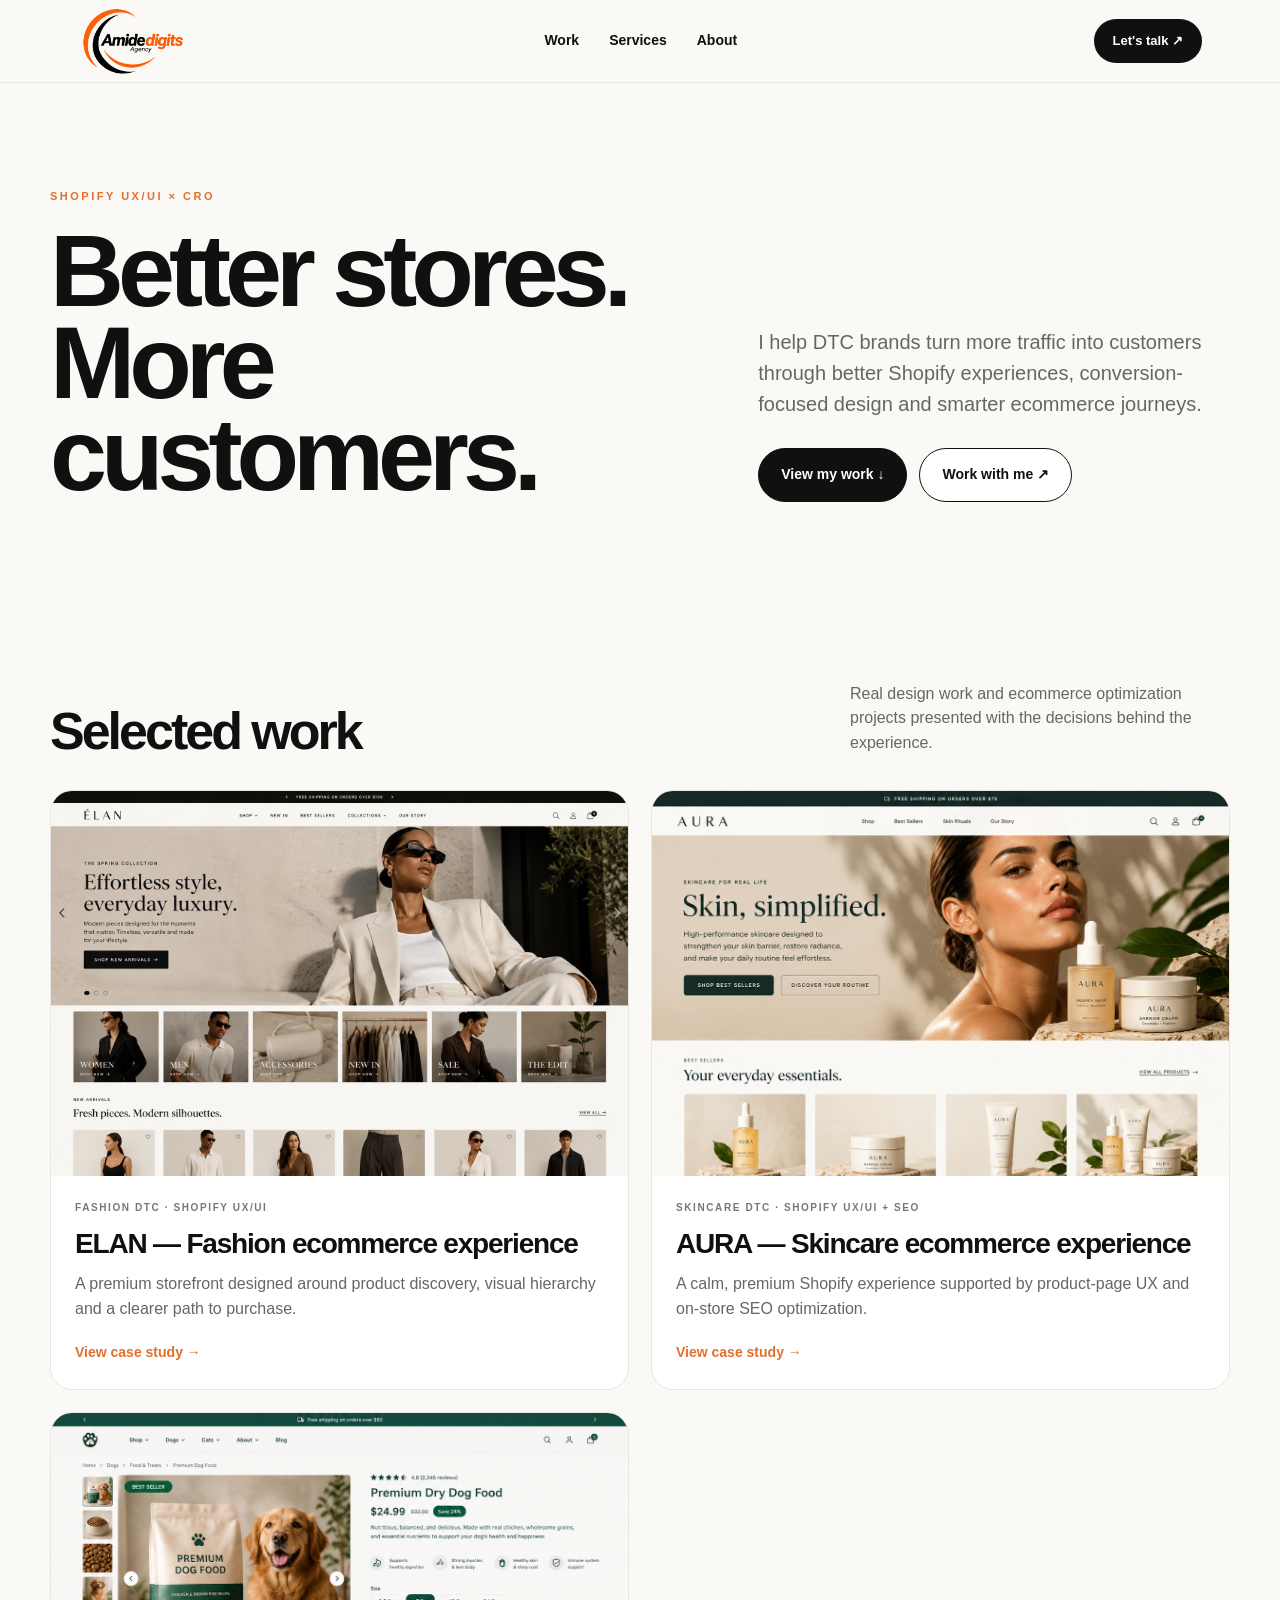
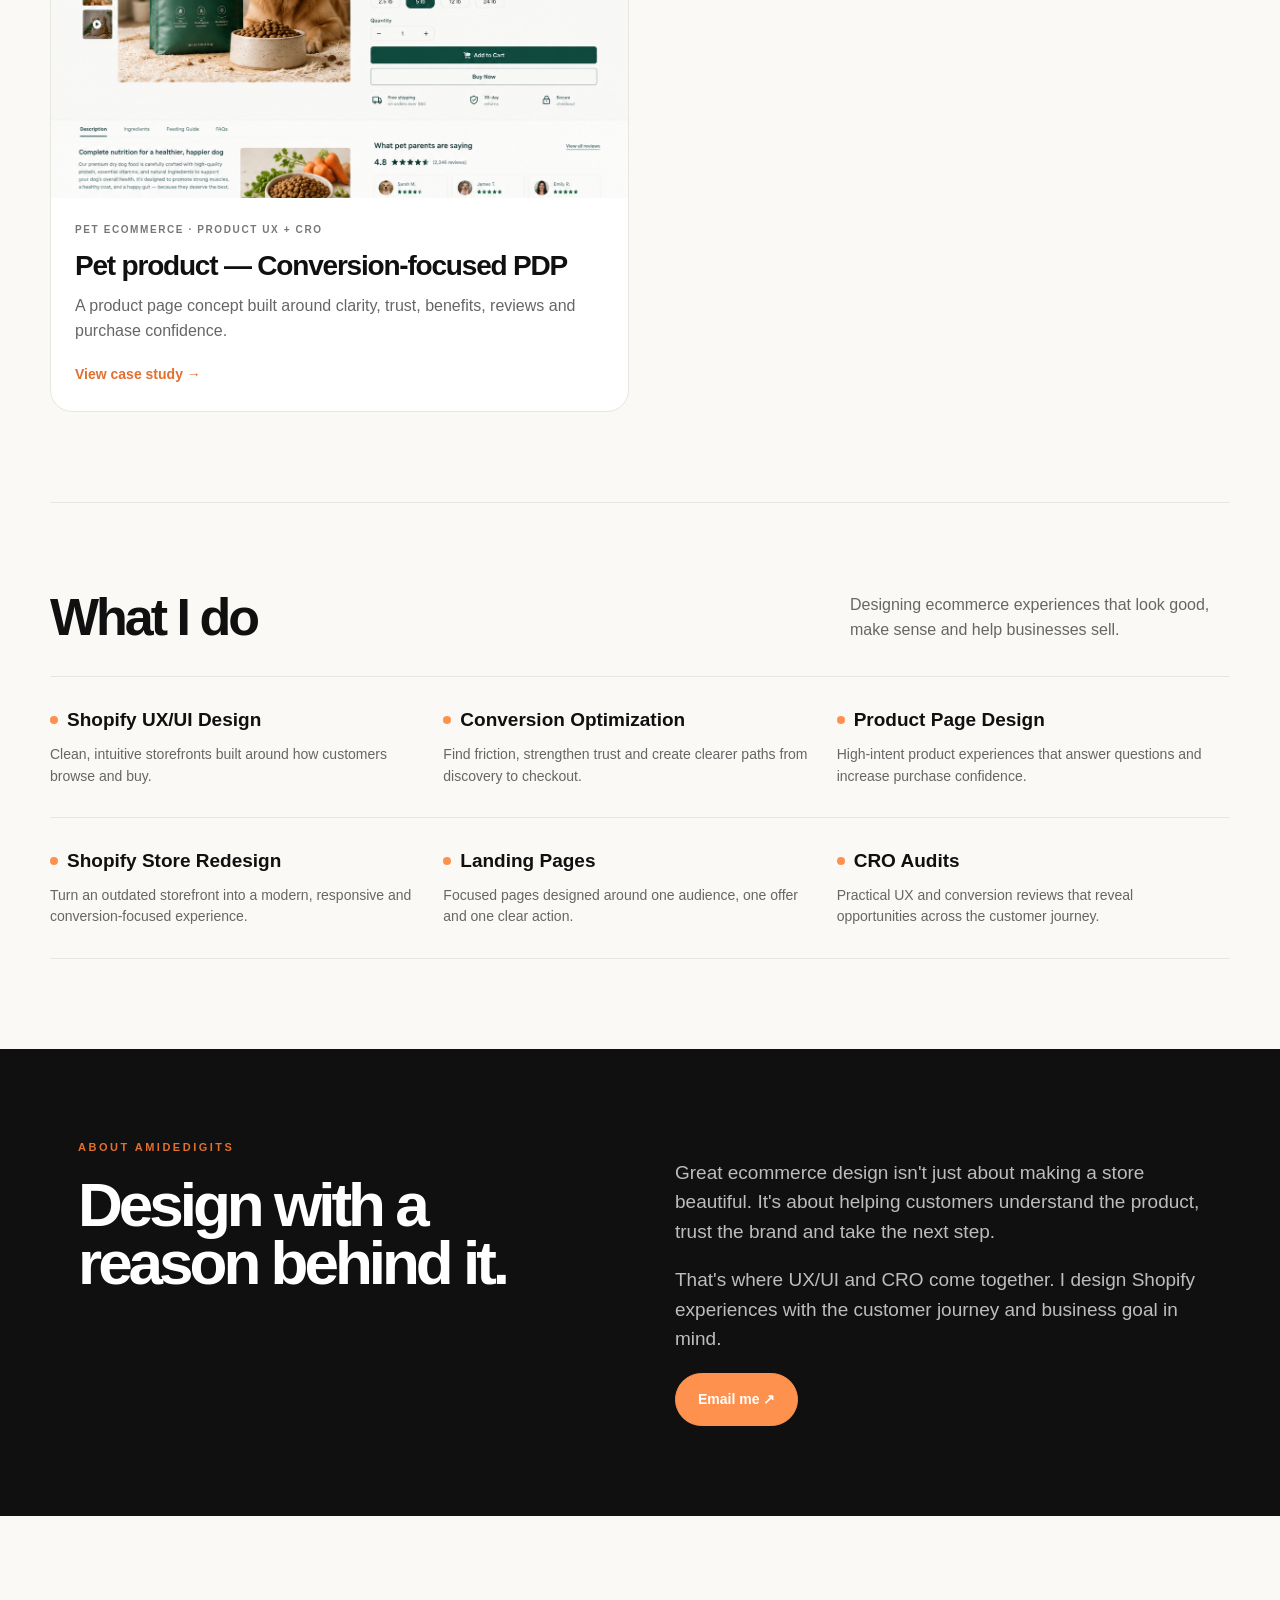
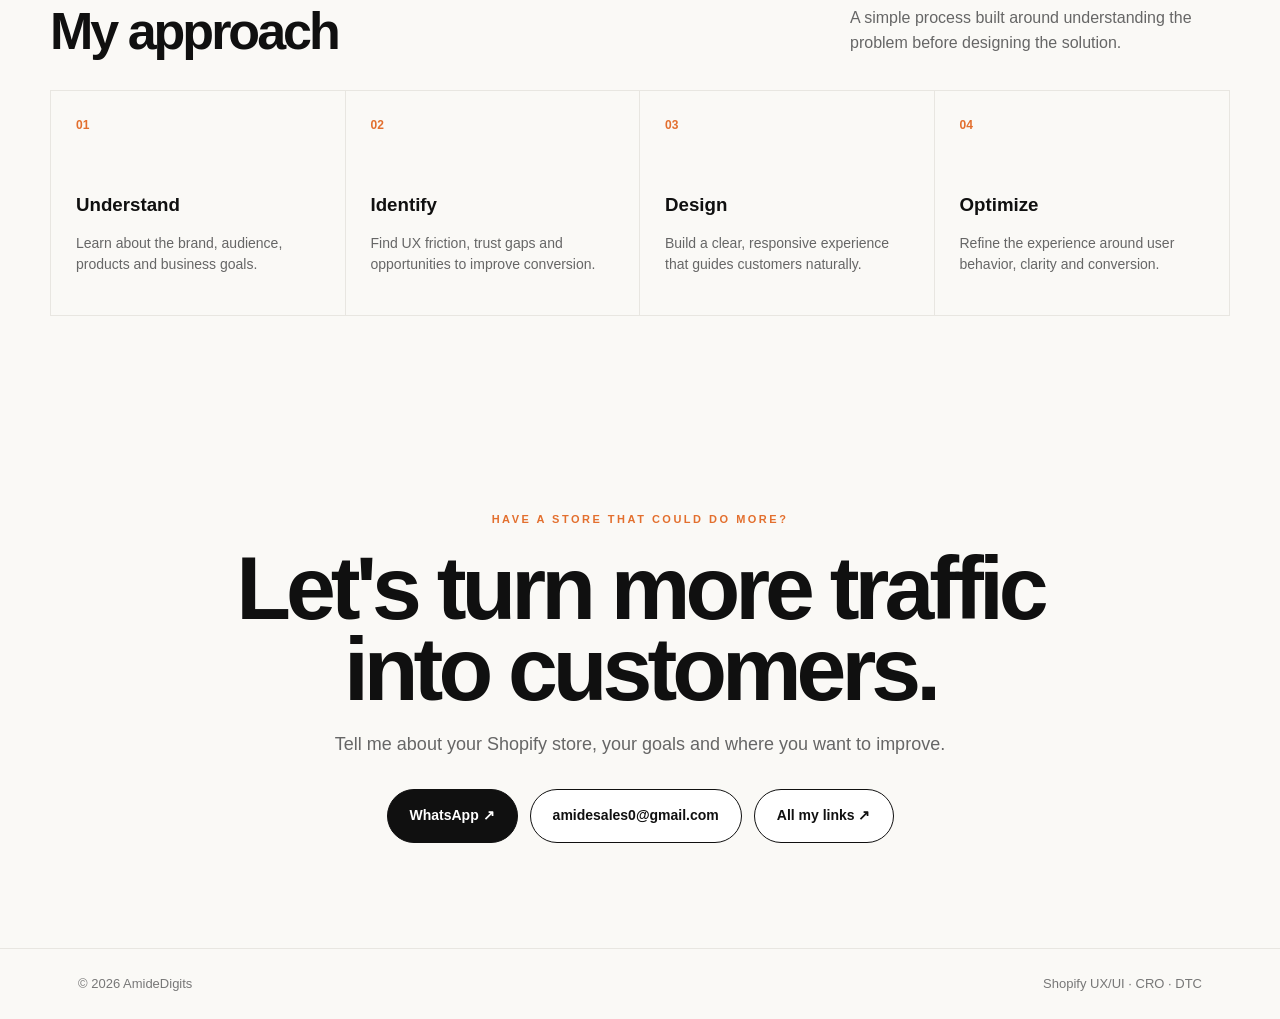
<file: index.html>
<!doctype html><html lang="en"><head><meta charset="utf-8"><meta name="viewport" content="width=device-width,initial-scale=1">
<title>AmideDigits — Shopify UX/UI & CRO Designer</title><meta name="description" content="AmideDigits — Shopify UX/UI & CRO Designer helping DTC brands turn more traffic into customers."><link rel="stylesheet" href="style.css"></head>
<body><header><div class="container"><nav><a class="logo" href="index.html"><img src="assets/logo.png" alt="AmideDigits Agency"></a>
<div class="navlinks"><a href="index.html#work">Work</a><a href="index.html#services">Services</a><a href="index.html#about">About</a></div>
<a class="navcta" href="https://wa.me/message/Y2AEWCJGB3IWK1" target="_blank">Let's talk ↗</a></nav></div></header>
<main>
<section class="hero container">
<div><div class="eyebrow">Shopify UX/UI × CRO</div><h1>Better stores.<br>More customers.</h1></div>
<div><p class="hero-copy">I help DTC brands turn more traffic into customers through better Shopify experiences, conversion-focused design and smarter ecommerce journeys.</p>
<div class="buttons"><a class="btn primary" href="#work">View my work ↓</a><a class="btn light" href="https://wa.me/message/Y2AEWCJGB3IWK1" target="_blank">Work with me ↗</a></div></div>
</section>

<section id="work" class="section container">
<div class="section-head"><h2>Selected work</h2><p>Real design work and ecommerce optimization projects presented with the decisions behind the experience.</p></div>
<div class="projects">
<a class="card" href="elan.html"><div class="card-image"><img src="assets/elan-home.png" alt="ELAN fashion ecommerce homepage"></div><div class="card-info"><div class="tag">Fashion DTC · Shopify UX/UI</div><h3>ELAN — Fashion ecommerce experience</h3><p>A premium storefront designed around product discovery, visual hierarchy and a clearer path to purchase.</p><span class="arrow">View case study →</span></div></a>
<a class="card" href="aura.html"><div class="card-image"><img src="assets/aura-home.png" alt="AURA skincare ecommerce homepage"></div><div class="card-info"><div class="tag">Skincare DTC · Shopify UX/UI + SEO</div><h3>AURA — Skincare ecommerce experience</h3><p>A calm, premium Shopify experience supported by product-page UX and on-store SEO optimization.</p><span class="arrow">View case study →</span></div></a>
<a class="card" href="pet.html"><div class="card-image"><img src="assets/pet-product.png" alt="Premium dog food product page"></div><div class="card-info"><div class="tag">Pet ecommerce · Product UX + CRO</div><h3>Pet product — Conversion-focused PDP</h3><p>A product page concept built around clarity, trust, benefits, reviews and purchase confidence.</p><span class="arrow">View case study →</span></div></a>
</div></section>

<section id="services" class="section services container"><div class="section-head"><h2>What I do</h2><p>Designing ecommerce experiences that look good, make sense and help businesses sell.</p></div>
<div class="servicegrid">
<div class="service"><h3>Shopify UX/UI Design</h3><p>Clean, intuitive storefronts built around how customers browse and buy.</p></div>
<div class="service"><h3>Conversion Optimization</h3><p>Find friction, strengthen trust and create clearer paths from discovery to checkout.</p></div>
<div class="service"><h3>Product Page Design</h3><p>High-intent product experiences that answer questions and increase purchase confidence.</p></div>
<div class="service"><h3>Shopify Store Redesign</h3><p>Turn an outdated storefront into a modern, responsive and conversion-focused experience.</p></div>
<div class="service"><h3>Landing Pages</h3><p>Focused pages designed around one audience, one offer and one clear action.</p></div>
<div class="service"><h3>CRO Audits</h3><p>Practical UX and conversion reviews that reveal opportunities across the customer journey.</p></div>
</div></section>

<section id="about" class="section dark"><div class="container aboutgrid"><div><div class="eyebrow">About AmideDigits</div><h2>Design with a reason behind it.</h2></div>
<div><p>Great ecommerce design isn't just about making a store beautiful. It's about helping customers understand the product, trust the brand and take the next step.</p><p>That's where UX/UI and CRO come together. I design Shopify experiences with the customer journey and business goal in mind.</p><a class="btn" style="background:var(--orange);border-color:var(--orange)" href="mailto:amidesales0@gmail.com">Email me ↗</a></div></div></section>

<section class="section container"><div class="section-head"><h2>My approach</h2><p>A simple process built around understanding the problem before designing the solution.</p></div>
<div class="process-grid"><div class="step"><div class="num">01</div><h3>Understand</h3><p>Learn about the brand, audience, products and business goals.</p></div><div class="step"><div class="num">02</div><h3>Identify</h3><p>Find UX friction, trust gaps and opportunities to improve conversion.</p></div><div class="step"><div class="num">03</div><h3>Design</h3><p>Build a clear, responsive experience that guides customers naturally.</p></div><div class="step"><div class="num">04</div><h3>Optimize</h3><p>Refine the experience around user behavior, clarity and conversion.</p></div></div></section>

<section class="contact container"><div class="eyebrow">Have a store that could do more?</div><h2>Let's turn more traffic into customers.</h2><p>Tell me about your Shopify store, your goals and where you want to improve.</p>
<div class="contact-links"><a class="btn primary" href="https://wa.me/message/Y2AEWCJGB3IWK1" target="_blank">WhatsApp ↗</a><a class="btn light" href="mailto:amidesales0@gmail.com">amidesales0@gmail.com</a><a class="btn light" href="https://linktr.ee/elizabethajao45" target="_blank">All my links ↗</a></div></section>
</main>

<footer><div class="container" style="display:flex;justify-content:space-between;width:100%;gap:20px;flex-wrap:wrap"><span>© 2026 AmideDigits</span><span>Shopify UX/UI · CRO · DTC</span></div></footer></body></html>
</file>
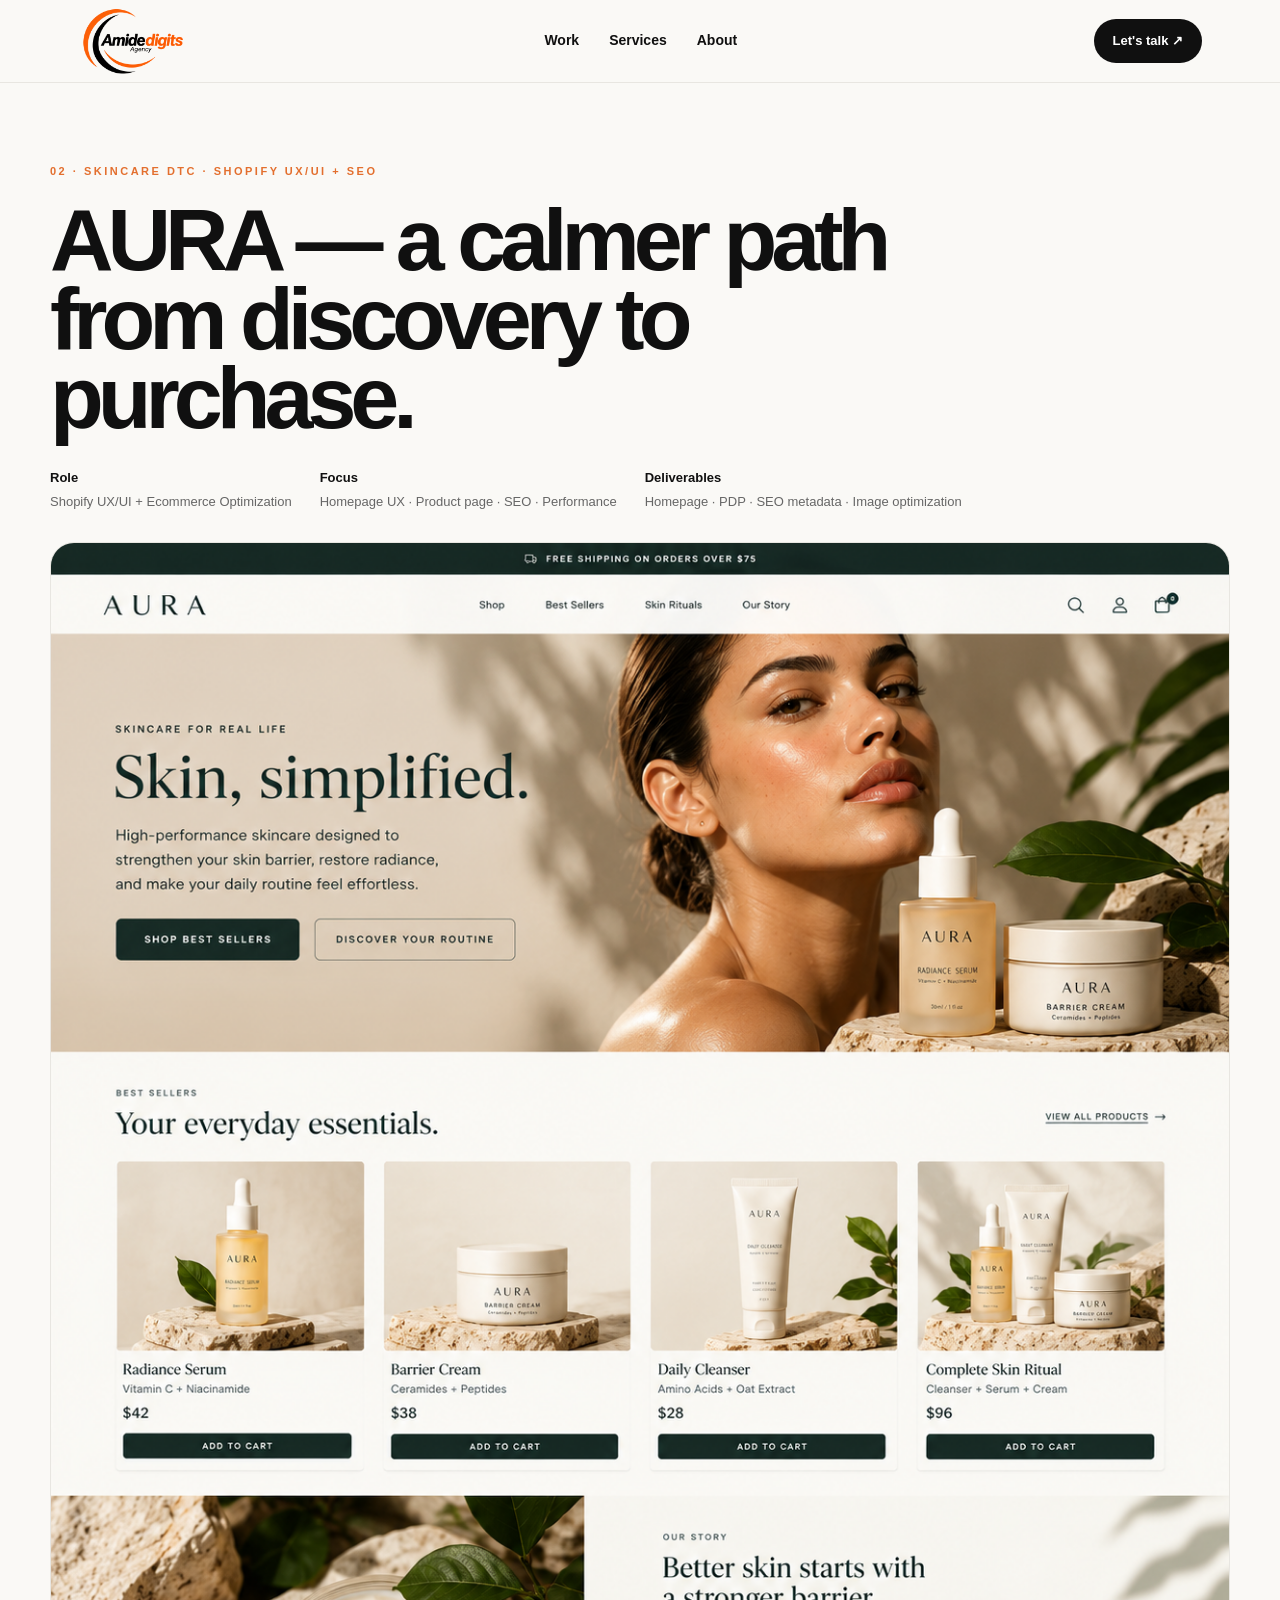
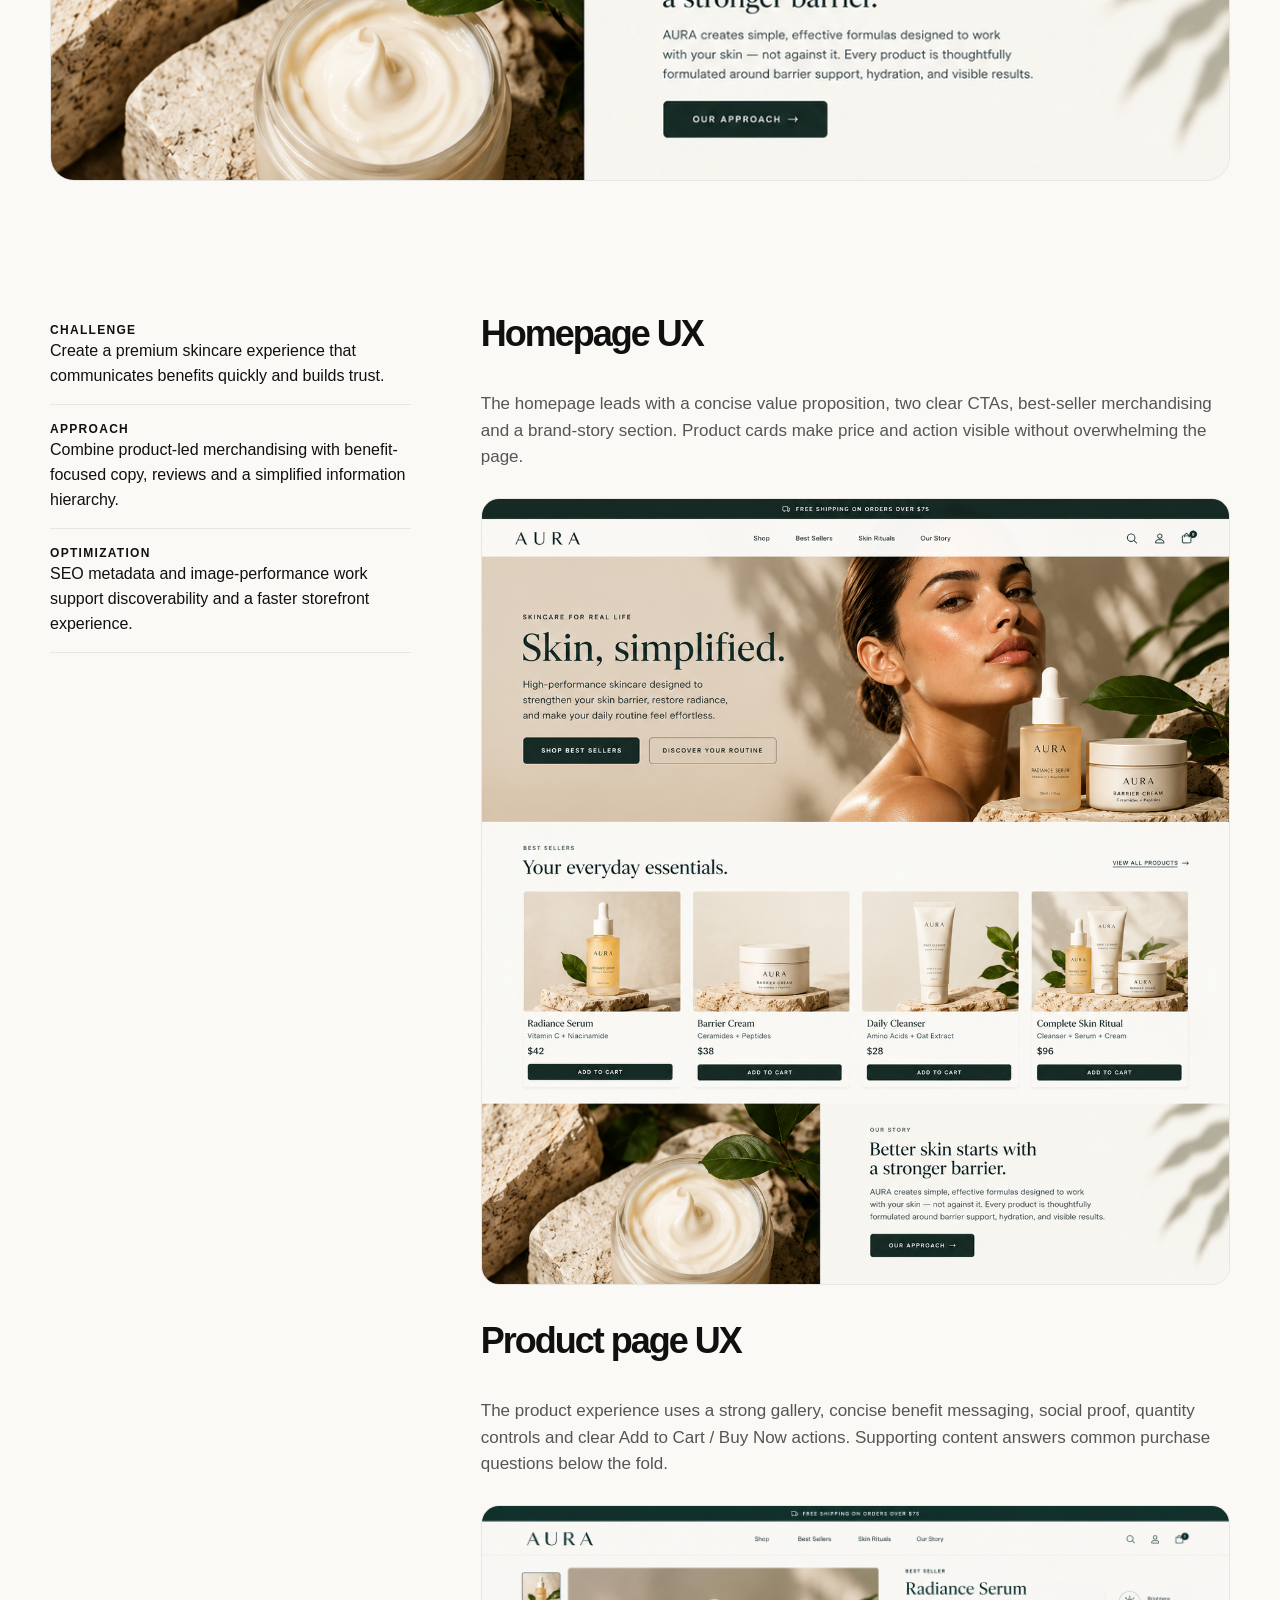
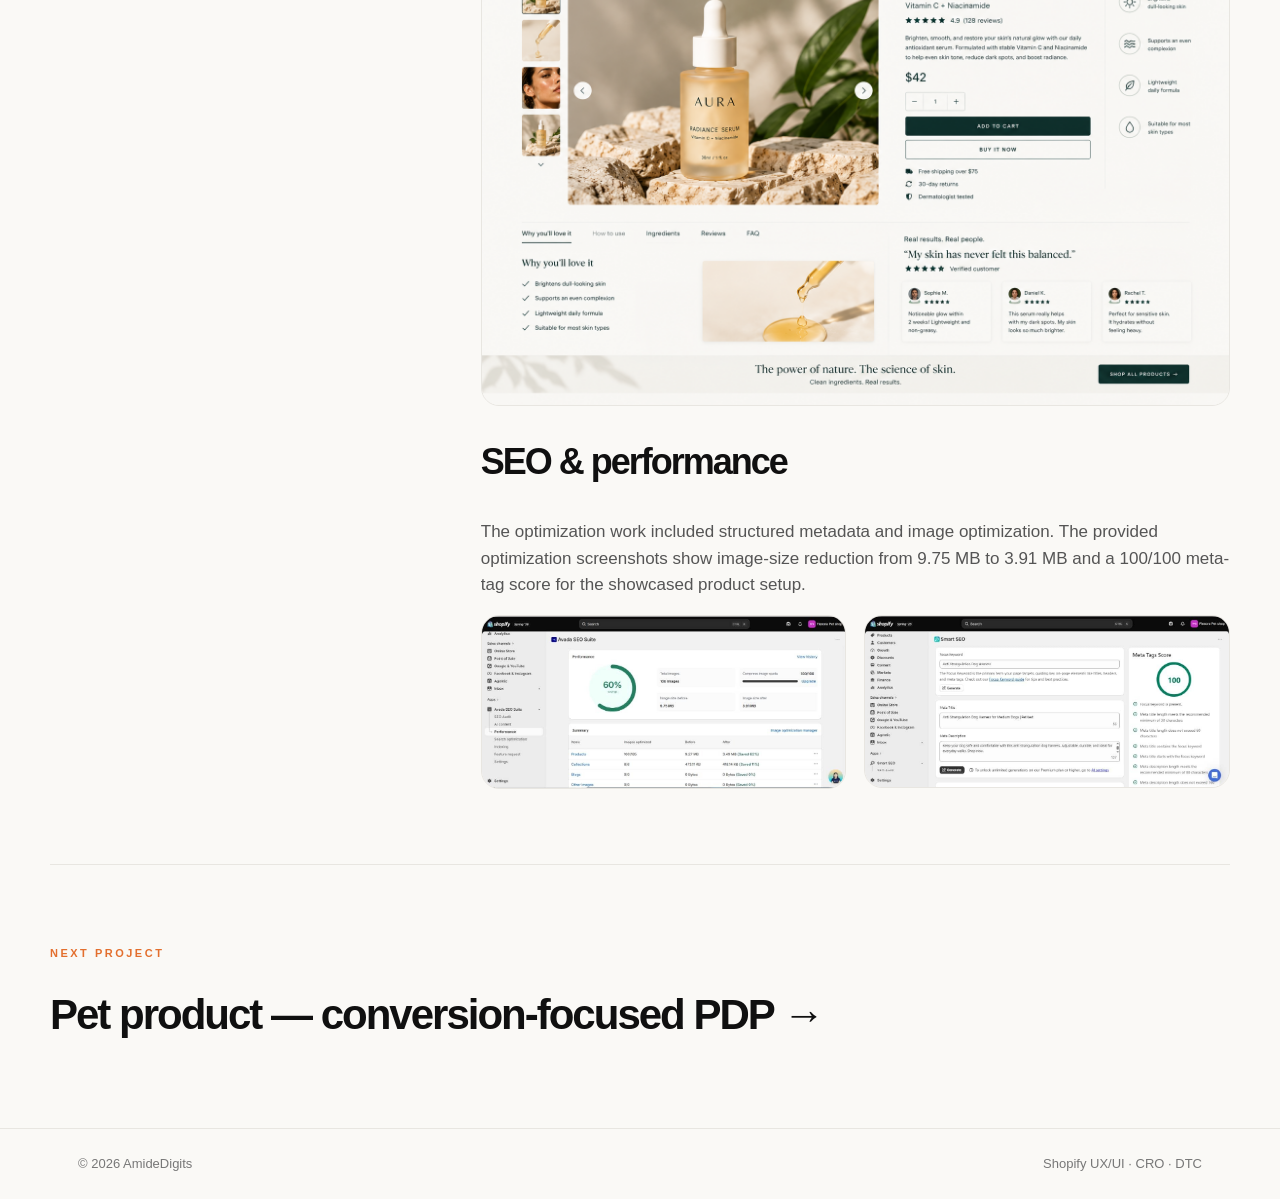
<file: aura.html>
<!doctype html><html lang="en"><head><meta charset="utf-8"><meta name="viewport" content="width=device-width,initial-scale=1">
<title>AURA Case Study — AmideDigits</title><meta name="description" content="AmideDigits — Shopify UX/UI & CRO Designer helping DTC brands turn more traffic into customers."><link rel="stylesheet" href="style.css"></head>
<body><header><div class="container"><nav><a class="logo" href="index.html"><img src="assets/logo.png" alt="AmideDigits Agency"></a>
<div class="navlinks"><a href="index.html#work">Work</a><a href="index.html#services">Services</a><a href="index.html#about">About</a></div>
<a class="navcta" href="https://wa.me/message/Y2AEWCJGB3IWK1" target="_blank">Let's talk ↗</a></nav></div></header>
<main><section class="case-hero container"><div class="eyebrow">02 · Skincare DTC · Shopify UX/UI + SEO</div><h1>AURA — a calmer path from discovery to purchase.</h1>
<div class="case-meta"><div><strong>Role</strong>Shopify UX/UI + Ecommerce Optimization</div><div><strong>Focus</strong>Homepage UX · Product page · SEO · Performance</div><div><strong>Deliverables</strong>Homepage · PDP · SEO metadata · Image optimization</div></div>
<div class="case-cover"><img src="assets/aura-home.png" alt="AURA skincare homepage"></div></section>
<section class="case-body container"><aside class="case-sidebar"><div><strong>Challenge</strong>Create a premium skincare experience that communicates benefits quickly and builds trust.</div><div><strong>Approach</strong>Combine product-led merchandising with benefit-focused copy, reviews and a simplified information hierarchy.</div><div><strong>Optimization</strong>SEO metadata and image-performance work support discoverability and a faster storefront experience.</div></aside>
<div class="case-main"><h2>Homepage UX</h2><p>The homepage leads with a concise value proposition, two clear CTAs, best-seller merchandising and a brand-story section. Product cards make price and action visible without overwhelming the page.</p>
<img src="assets/aura-home.png" alt="AURA homepage">
<h2>Product page UX</h2><p>The product experience uses a strong gallery, concise benefit messaging, social proof, quantity controls and clear Add to Cart / Buy Now actions. Supporting content answers common purchase questions below the fold.</p>
<img src="assets/aura-product.png" alt="AURA Radiance Serum product page">
<h2>SEO & performance</h2><p>The optimization work included structured metadata and image optimization. The provided optimization screenshots show image-size reduction from 9.75 MB to 3.91 MB and a 100/100 meta-tag score for the showcased product setup.</p>
<div class="screens"><img src="assets/seo-performance.jpg" alt="Shopify image optimization performance dashboard"><img src="assets/seo-meta.jpg" alt="Shopify SEO meta tags score dashboard"></div>
</div></section>
<section class="next-project container"><div class="eyebrow">Next project</div><a href="pet.html">Pet product — conversion-focused PDP →</a></section></main>

<footer><div class="container" style="display:flex;justify-content:space-between;width:100%;gap:20px;flex-wrap:wrap"><span>© 2026 AmideDigits</span><span>Shopify UX/UI · CRO · DTC</span></div></footer></body></html>
</file>
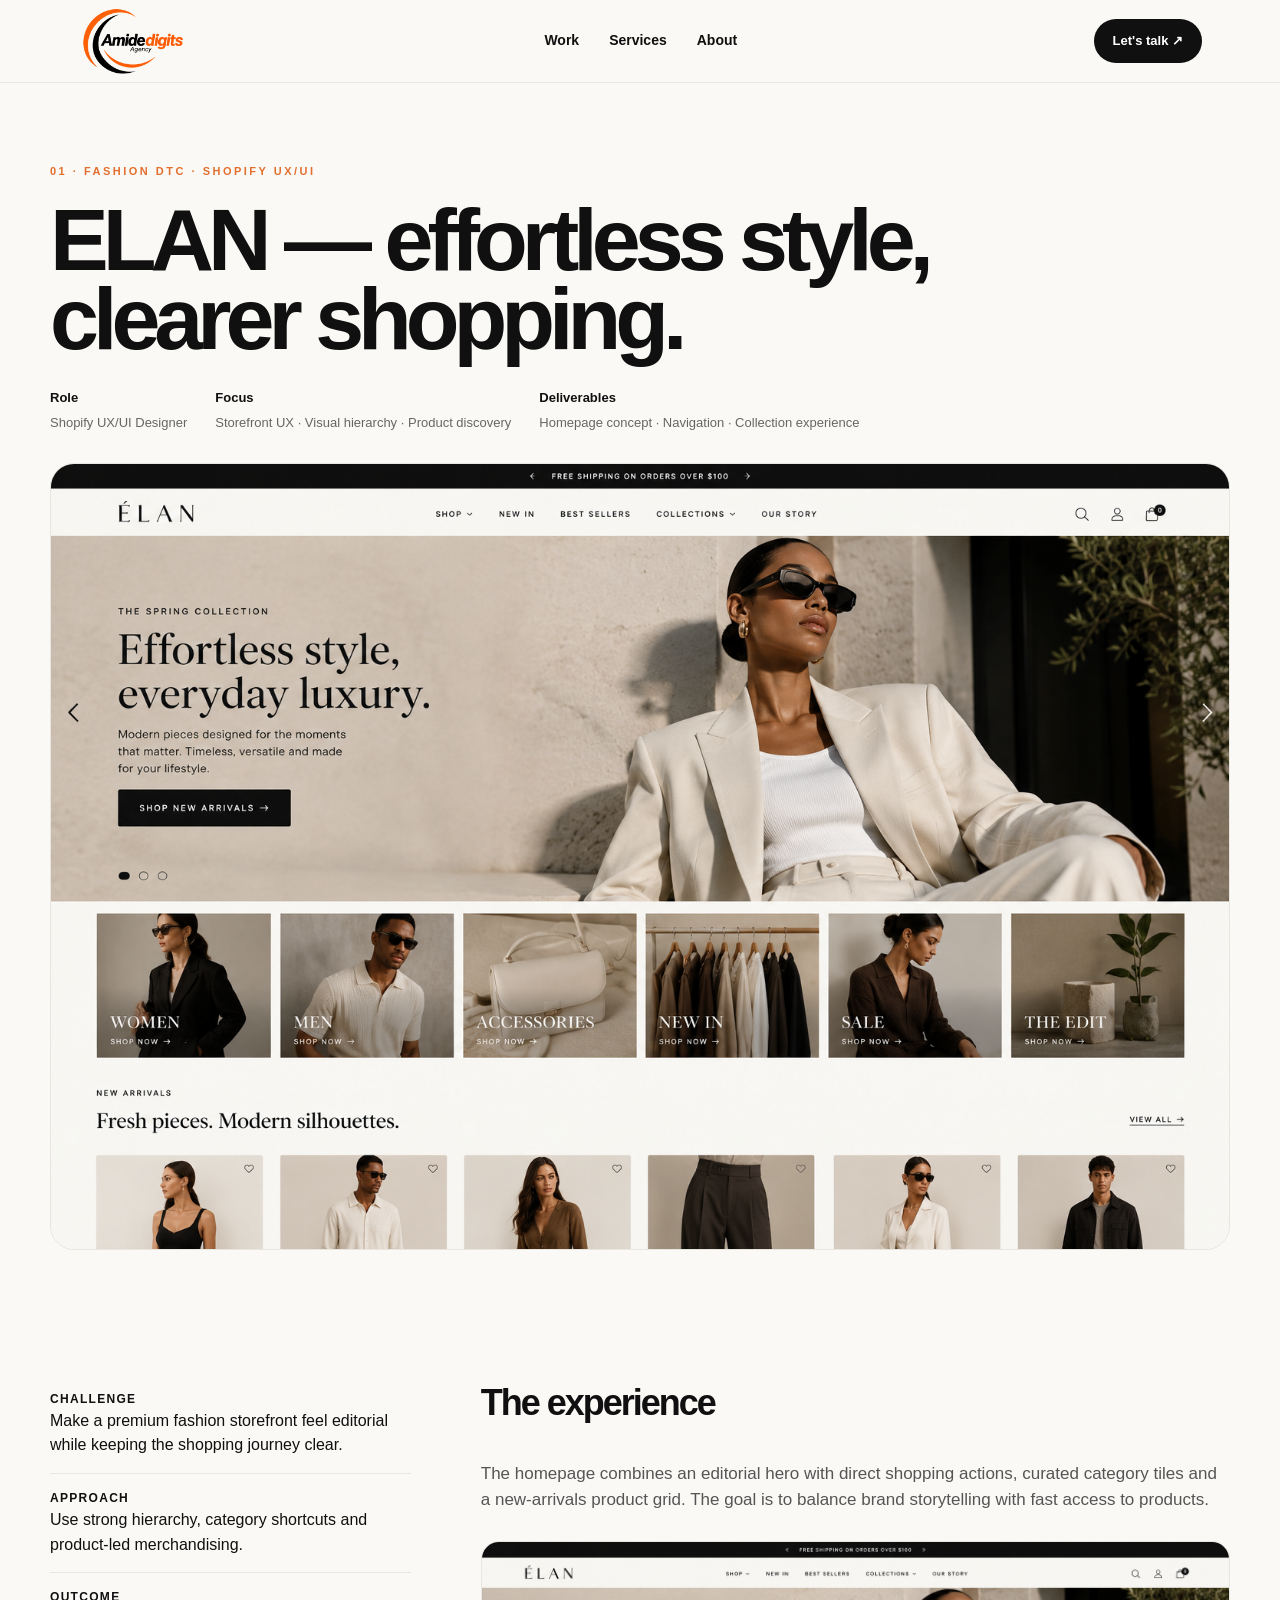
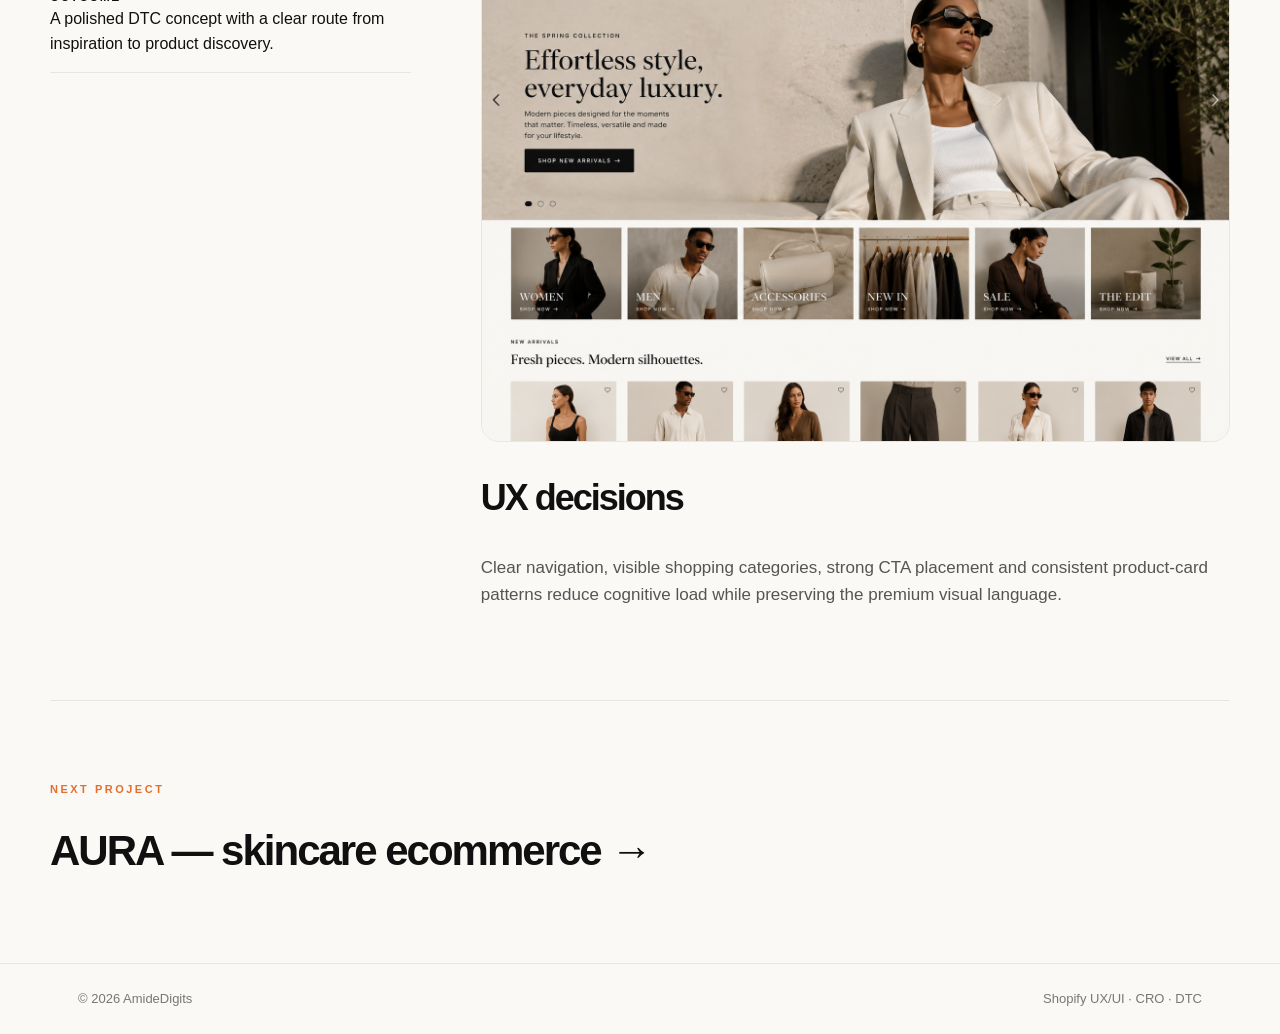
<file: elan.html>
<!doctype html><html lang="en"><head><meta charset="utf-8"><meta name="viewport" content="width=device-width,initial-scale=1">
<title>ELAN Case Study — AmideDigits</title><meta name="description" content="AmideDigits — Shopify UX/UI & CRO Designer helping DTC brands turn more traffic into customers."><link rel="stylesheet" href="style.css"></head>
<body><header><div class="container"><nav><a class="logo" href="index.html"><img src="assets/logo.png" alt="AmideDigits Agency"></a>
<div class="navlinks"><a href="index.html#work">Work</a><a href="index.html#services">Services</a><a href="index.html#about">About</a></div>
<a class="navcta" href="https://wa.me/message/Y2AEWCJGB3IWK1" target="_blank">Let's talk ↗</a></nav></div></header>
<main><section class="case-hero container"><div class="eyebrow">01 · Fashion DTC · Shopify UX/UI</div><h1>ELAN — effortless style, clearer shopping.</h1>
<div class="case-meta"><div><strong>Role</strong>Shopify UX/UI Designer</div><div><strong>Focus</strong>Storefront UX · Visual hierarchy · Product discovery</div><div><strong>Deliverables</strong>Homepage concept · Navigation · Collection experience</div></div>
<div class="case-cover"><img src="assets/elan-home.png" alt="ELAN Spring Collection homepage"></div></section>
<section class="case-body container"><aside class="case-sidebar"><div><strong>Challenge</strong>Make a premium fashion storefront feel editorial while keeping the shopping journey clear.</div><div><strong>Approach</strong>Use strong hierarchy, category shortcuts and product-led merchandising.</div><div><strong>Outcome</strong>A polished DTC concept with a clear route from inspiration to product discovery.</div></aside>
<div class="case-main"><h2>The experience</h2><p>The homepage combines an editorial hero with direct shopping actions, curated category tiles and a new-arrivals product grid. The goal is to balance brand storytelling with fast access to products.</p>
<img src="assets/elan-home.png" alt="ELAN homepage design">
<h2>UX decisions</h2><p>Clear navigation, visible shopping categories, strong CTA placement and consistent product-card patterns reduce cognitive load while preserving the premium visual language.</p>
</div></section>
<section class="next-project container"><div class="eyebrow">Next project</div><a href="aura.html">AURA — skincare ecommerce →</a></section></main>

<footer><div class="container" style="display:flex;justify-content:space-between;width:100%;gap:20px;flex-wrap:wrap"><span>© 2026 AmideDigits</span><span>Shopify UX/UI · CRO · DTC</span></div></footer></body></html>
</file>
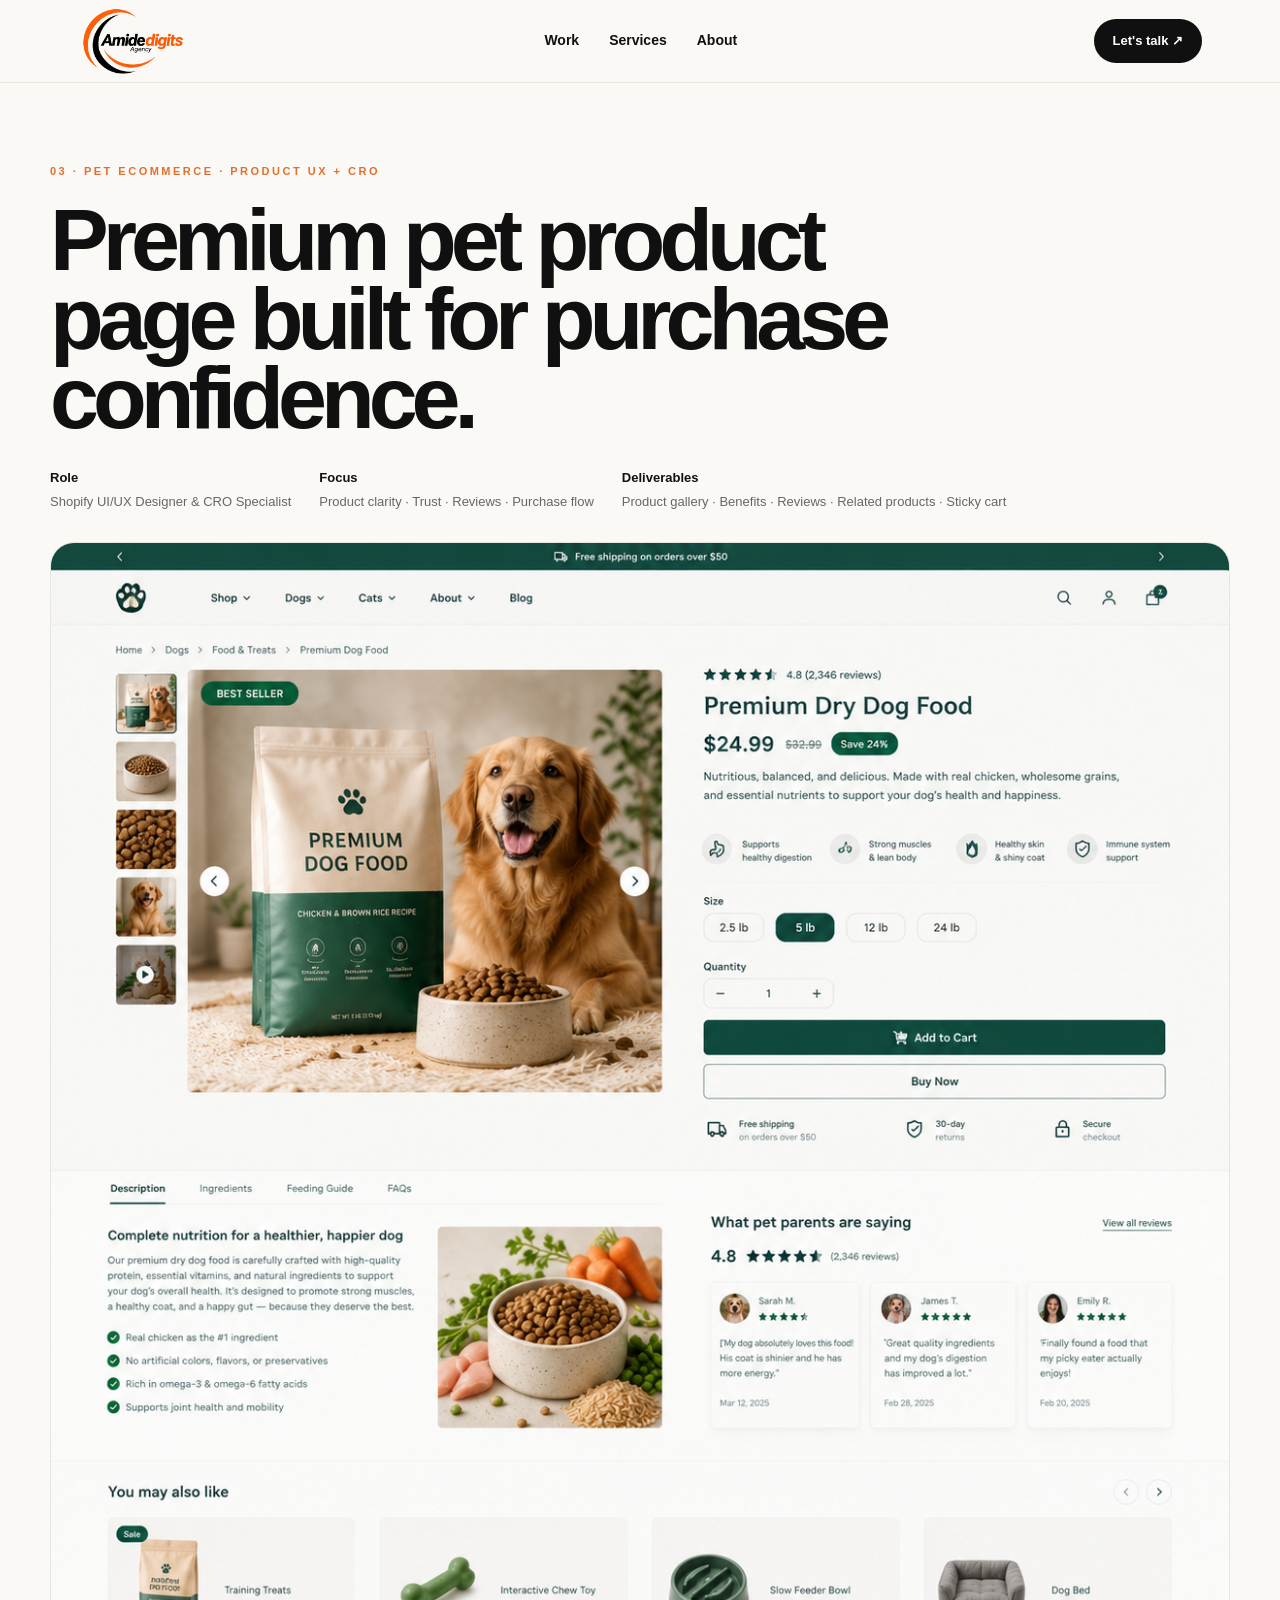
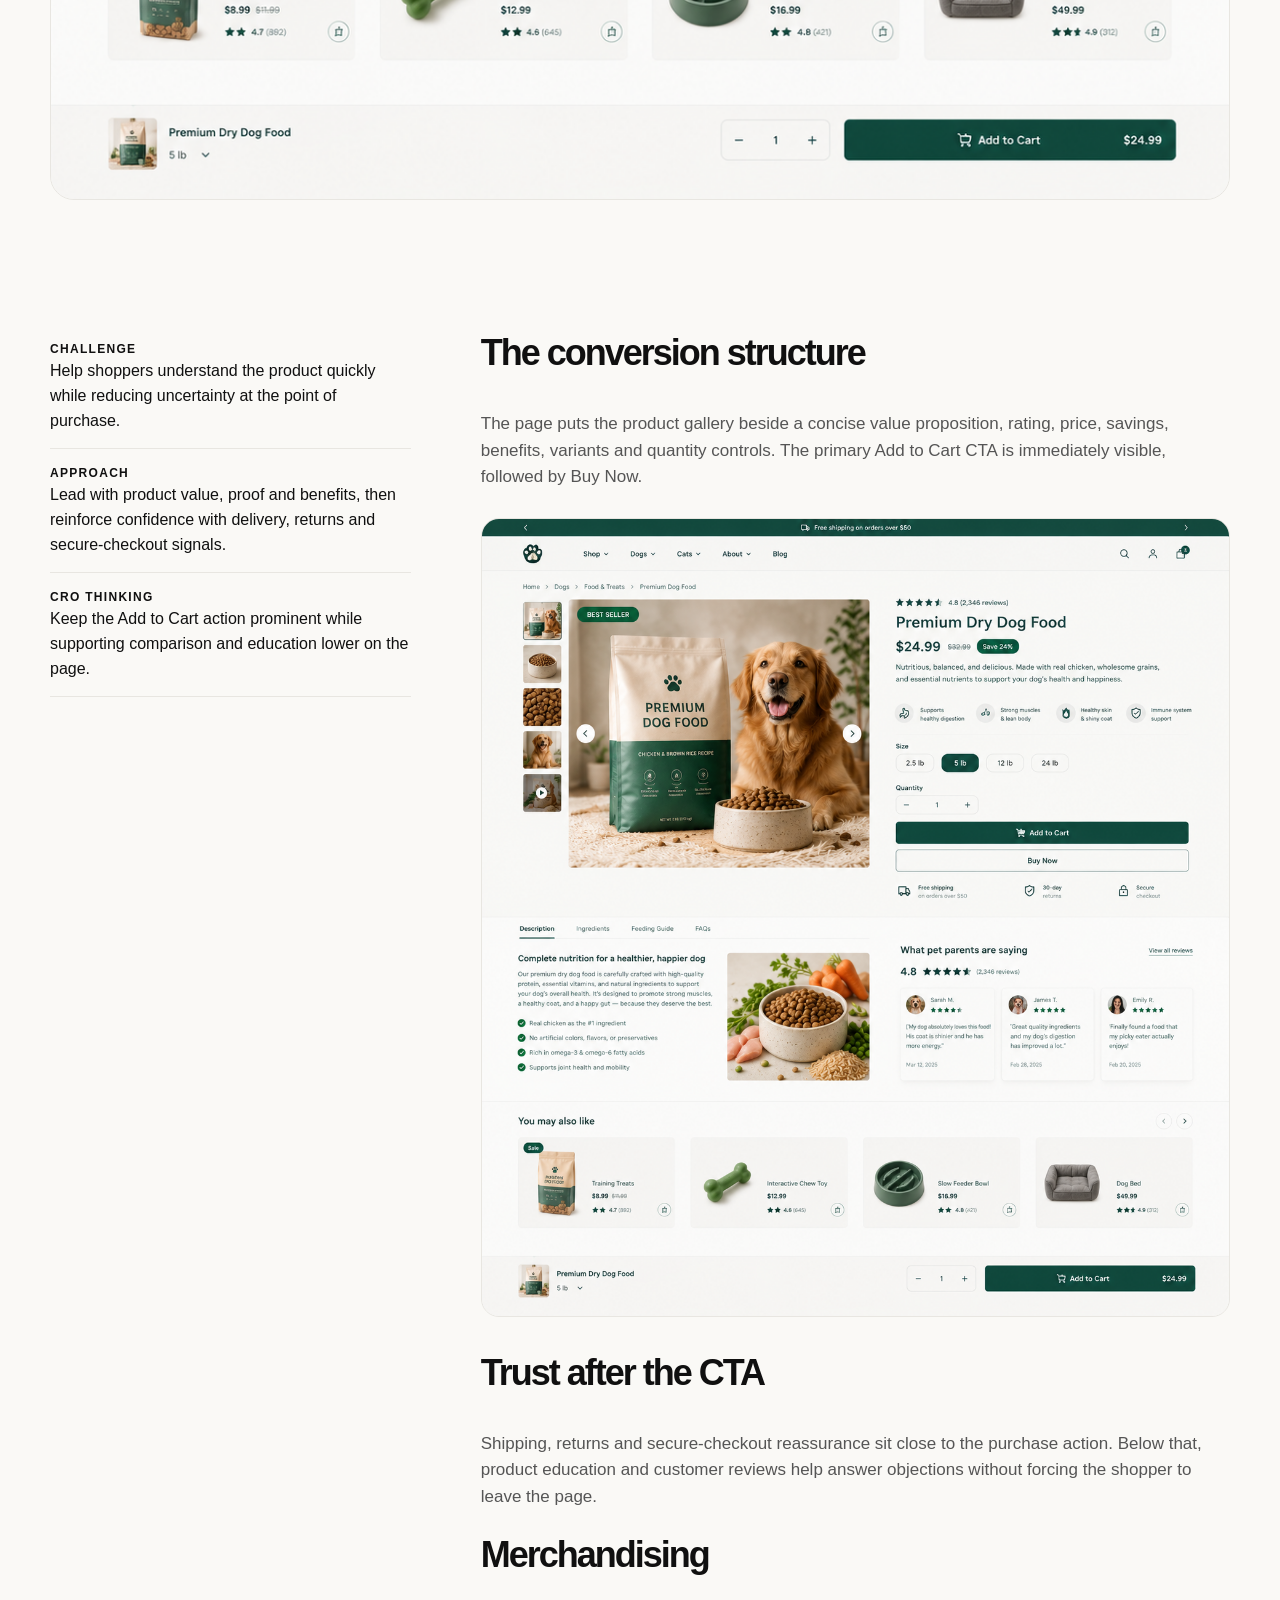
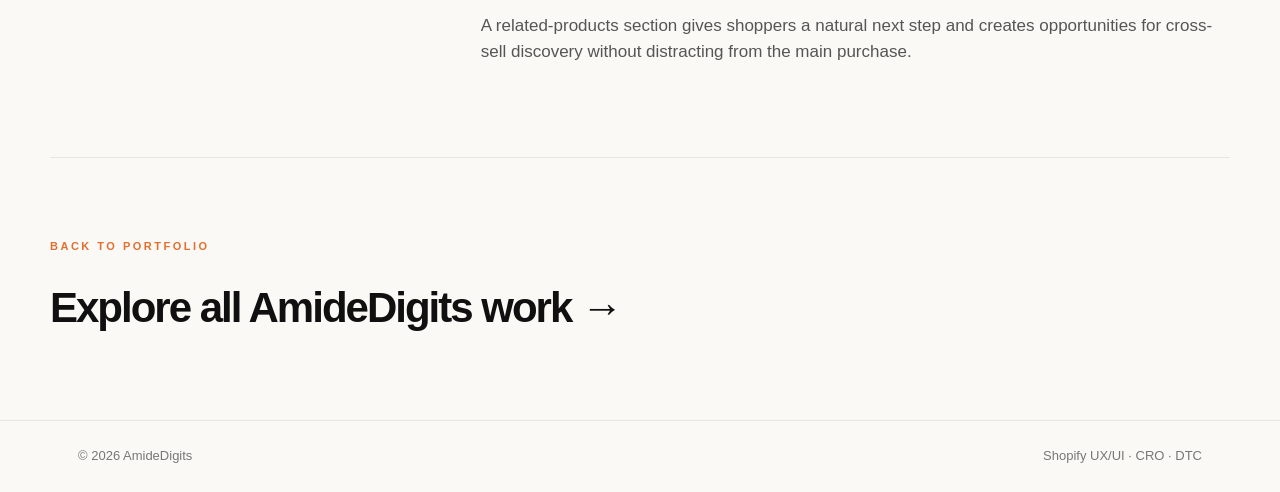
<file: pet.html>
<!doctype html><html lang="en"><head><meta charset="utf-8"><meta name="viewport" content="width=device-width,initial-scale=1">
<title>Pet Product Case Study — AmideDigits</title><meta name="description" content="AmideDigits — Shopify UX/UI & CRO Designer helping DTC brands turn more traffic into customers."><link rel="stylesheet" href="style.css"></head>
<body><header><div class="container"><nav><a class="logo" href="index.html"><img src="assets/logo.png" alt="AmideDigits Agency"></a>
<div class="navlinks"><a href="index.html#work">Work</a><a href="index.html#services">Services</a><a href="index.html#about">About</a></div>
<a class="navcta" href="https://wa.me/message/Y2AEWCJGB3IWK1" target="_blank">Let's talk ↗</a></nav></div></header>
<main><section class="case-hero container"><div class="eyebrow">03 · Pet Ecommerce · Product UX + CRO</div><h1>Premium pet product page built for purchase confidence.</h1>
<div class="case-meta"><div><strong>Role</strong>Shopify UI/UX Designer & CRO Specialist</div><div><strong>Focus</strong>Product clarity · Trust · Reviews · Purchase flow</div><div><strong>Deliverables</strong>Product gallery · Benefits · Reviews · Related products · Sticky cart</div></div>
<div class="case-cover"><img src="assets/pet-product.png" alt="Premium dry dog food product page"></div></section>
<section class="case-body container"><aside class="case-sidebar"><div><strong>Challenge</strong>Help shoppers understand the product quickly while reducing uncertainty at the point of purchase.</div><div><strong>Approach</strong>Lead with product value, proof and benefits, then reinforce confidence with delivery, returns and secure-checkout signals.</div><div><strong>CRO thinking</strong>Keep the Add to Cart action prominent while supporting comparison and education lower on the page.</div></aside>
<div class="case-main"><h2>The conversion structure</h2><p>The page puts the product gallery beside a concise value proposition, rating, price, savings, benefits, variants and quantity controls. The primary Add to Cart CTA is immediately visible, followed by Buy Now.</p>
<img src="assets/pet-product.png" alt="Premium dry dog food Shopify product page">
<h2>Trust after the CTA</h2><p>Shipping, returns and secure-checkout reassurance sit close to the purchase action. Below that, product education and customer reviews help answer objections without forcing the shopper to leave the page.</p>
<h2>Merchandising</h2><p>A related-products section gives shoppers a natural next step and creates opportunities for cross-sell discovery without distracting from the main purchase.</p>
</div></section>
<section class="next-project container"><div class="eyebrow">Back to portfolio</div><a href="index.html#work">Explore all AmideDigits work →</a></section></main>

<footer><div class="container" style="display:flex;justify-content:space-between;width:100%;gap:20px;flex-wrap:wrap"><span>© 2026 AmideDigits</span><span>Shopify UX/UI · CRO · DTC</span></div></footer></body></html>
</file>
<file: style.css>
:root{
  --orange:#fe914e; --black:#101010; --white:#fff; --cream:#faf9f6;
  --muted:#666; --line:#e8e6e1; --soft:#f1eee9; --green:#123f36;
}
*{box-sizing:border-box}
html{scroll-behavior:smooth}
body{margin:0;font-family:Inter,Arial,sans-serif;background:var(--cream);color:var(--black);line-height:1.55}
a{color:inherit;text-decoration:none}
img{max-width:100%;display:block}
.container{max-width:1180px;margin:auto;padding:0 28px}
header{background:rgba(250,249,246,.96);border-bottom:1px solid var(--line);position:sticky;top:0;z-index:20;backdrop-filter:blur(12px)}
nav{height:82px;display:flex;align-items:center;justify-content:space-between;gap:28px}
.logo{display:flex;align-items:center}.logo img{width:110px;height}
.navlinks{display:flex;gap:30px;font-size:14px;font-weight:700}
.navlinks a:hover{color:#e26f2d}
.navcta{background:var(--black);color:#fff;padding:12px 19px;border-radius:999px;font-size:13px;font-weight:800}
.navcta:hover{background:var(--orange);color:var(--black)}
.hero{padding:105px 0 90px;display:grid;grid-template-columns:1.15fr .85fr;gap:70px;align-items:end}
.eyebrow{font-size:11px;text-transform:uppercase;letter-spacing:2.5px;font-weight:900;color:#e36f2e;margin-bottom:20px}
h1{font-size:clamp(58px,8vw,104px);line-height:.9;letter-spacing:-6px;margin:0}
.hero-copy{font-size:20px;color:var(--muted);max-width:500px;margin:0 0 28px}
.buttons{display:flex;gap:12px;flex-wrap:wrap}.btn{display:inline-flex;align-items:center;justify-content:center;padding:15px 22px;border-radius:999px;border:1px solid var(--black);font-weight:800;font-size:14px}
.btn.primary{background:var(--black);color:#fff}.btn.primary:hover{background:var(--orange);color:var(--black)}
.btn.light{background:#fff}.btn.light:hover{border-color:var(--orange)}
.hero-note{border-left:2px solid var(--orange);padding-left:24px}.hero-note strong{font-size:44px;line-height:1;display:block}.hero-note p{color:var(--muted);margin:8px 0 0}
.section{padding:90px 0}.section-head{display:flex;justify-content:space-between;gap:40px;align-items:end;margin-bottom:34px}.section-head h2{font-size:52px;letter-spacing:-3px;line-height:.95;margin:0}.section-head p{max-width:380px;color:var(--muted);margin:0}
.projects{display:grid;grid-template-columns:1fr 1fr;gap:22px}
.card{background:#fff;border:1px solid var(--line);border-radius:22px;overflow:hidden;transition:.2s}.card:hover{transform:translateY(-5px);border-color:#f5b48b}
.card-image{aspect-ratio:1.5;background:var(--soft);overflow:hidden}.card-image img{width:100%;height:100%;object-fit:cover;object-position:top}
.card-info{padding:24px}.tag{font-size:10px;letter-spacing:1.6px;text-transform:uppercase;font-weight:900;color:#777}.card h3{font-size:28px;letter-spacing:-1.2px;margin:7px 0}.card p{color:var(--muted);margin:0 0 18px}.arrow{font-size:14px;font-weight:900;color:#e36f2e}
.services{border-top:1px solid var(--line)}.servicegrid{display:grid;grid-template-columns:repeat(3,1fr);border-top:1px solid var(--line)}
.service{padding:28px 24px 30px 0;border-bottom:1px solid var(--line)}.service h3{margin:0 0 9px;font-size:19px}.service h3:before{content:"";display:inline-block;width:8px;height:8px;border-radius:50%;background:var(--orange);margin:0 9px 2px 0}.service p{color:var(--muted);margin:0;font-size:14px}
.dark{background:var(--black);color:#fff}.aboutgrid{display:grid;grid-template-columns:1fr 1fr;gap:70px;align-items:start}.dark h2{font-size:62px;line-height:.94;letter-spacing:-4px;margin:0}.dark p{font-size:19px;color:#bdbdbd}
.process-grid{display:grid;grid-template-columns:repeat(4,1fr);border:1px solid var(--line)}.step{padding:25px;min-height:205px;border-right:1px solid var(--line)}.step:last-child{border-right:0}.num{color:#e36f2e;font-weight:900;font-size:12px}.step h3{margin-top:55px;margin-bottom:7px}.step p{font-size:14px;color:var(--muted)}
.contact{text-align:center;padding:105px 0}.contact h2{font-size:clamp(50px,7vw,92px);letter-spacing:-5px;line-height:.9;max-width:900px;margin:0 auto 22px}.contact p{color:var(--muted);font-size:18px;margin-bottom:30px}
.contact-links{display:flex;justify-content:center;gap:12px;flex-wrap:wrap}
footer{border-top:1px solid var(--line);padding:25px 0;color:#777;font-size:13px;display:flex;justify-content:space-between}
.case-hero{padding:80px 0 50px}.case-hero h1{font-size:clamp(52px,7vw,88px);max-width:900px}.case-meta{display:flex;gap:28px;flex-wrap:wrap;margin:30px 0;color:var(--muted);font-size:13px}.case-meta strong{color:var(--black);display:block;margin-bottom:4px}.case-cover{border-radius:24px;overflow:hidden;background:#fff;border:1px solid var(--line)}.case-cover img{width:100%}
.case-body{display:grid;grid-template-columns:.65fr 1.35fr;gap:70px;padding:75px 0}.case-sidebar{position:sticky;top:110px;height:max-content}.case-sidebar div{padding:15px 0;border-bottom:1px solid var(--line)}.case-sidebar strong{display:block;font-size:12px;text-transform:uppercase;letter-spacing:1.3px}.case-main h2{font-size:36px;letter-spacing:-2px;margin-top:0}.case-main p{color:#555;font-size:17px}.case-main img{border-radius:18px;margin:28px 0;border:1px solid var(--line)}.screens{display:grid;grid-template-columns:1fr 1fr;gap:18px}.screens img{margin:0;width:100%}
.next-project{padding:80px 0;border-top:1px solid var(--line)}.next-project a{font-size:42px;letter-spacing:-2px;font-weight:800}
@media(max-width:850px){.navlinks{display:none}.hero,.aboutgrid,.case-body{grid-template-columns:1fr;gap:35px}.projects{grid-template-columns:1fr}.servicegrid{grid-template-columns:1fr 1fr}.process-grid{grid-template-columns:1fr 1fr}.step:nth-child(2){border-right:0}.step{border-bottom:1px solid var(--line)}.case-sidebar{position:static}.case-hero h1{letter-spacing:-4px}}
@media(max-width:520px){.container{padding:0 18px}.hero{padding-top:70px}.section{padding:70px 0}.section-head{display:block}.section-head p{margin-top:14px}.servicegrid,.process-grid,.screens{grid-template-columns:1fr}.step{border-right:0}.dark h2{font-size:50px}.contact h2{letter-spacing:-4px}.logo img{width:150px}}
</file>
